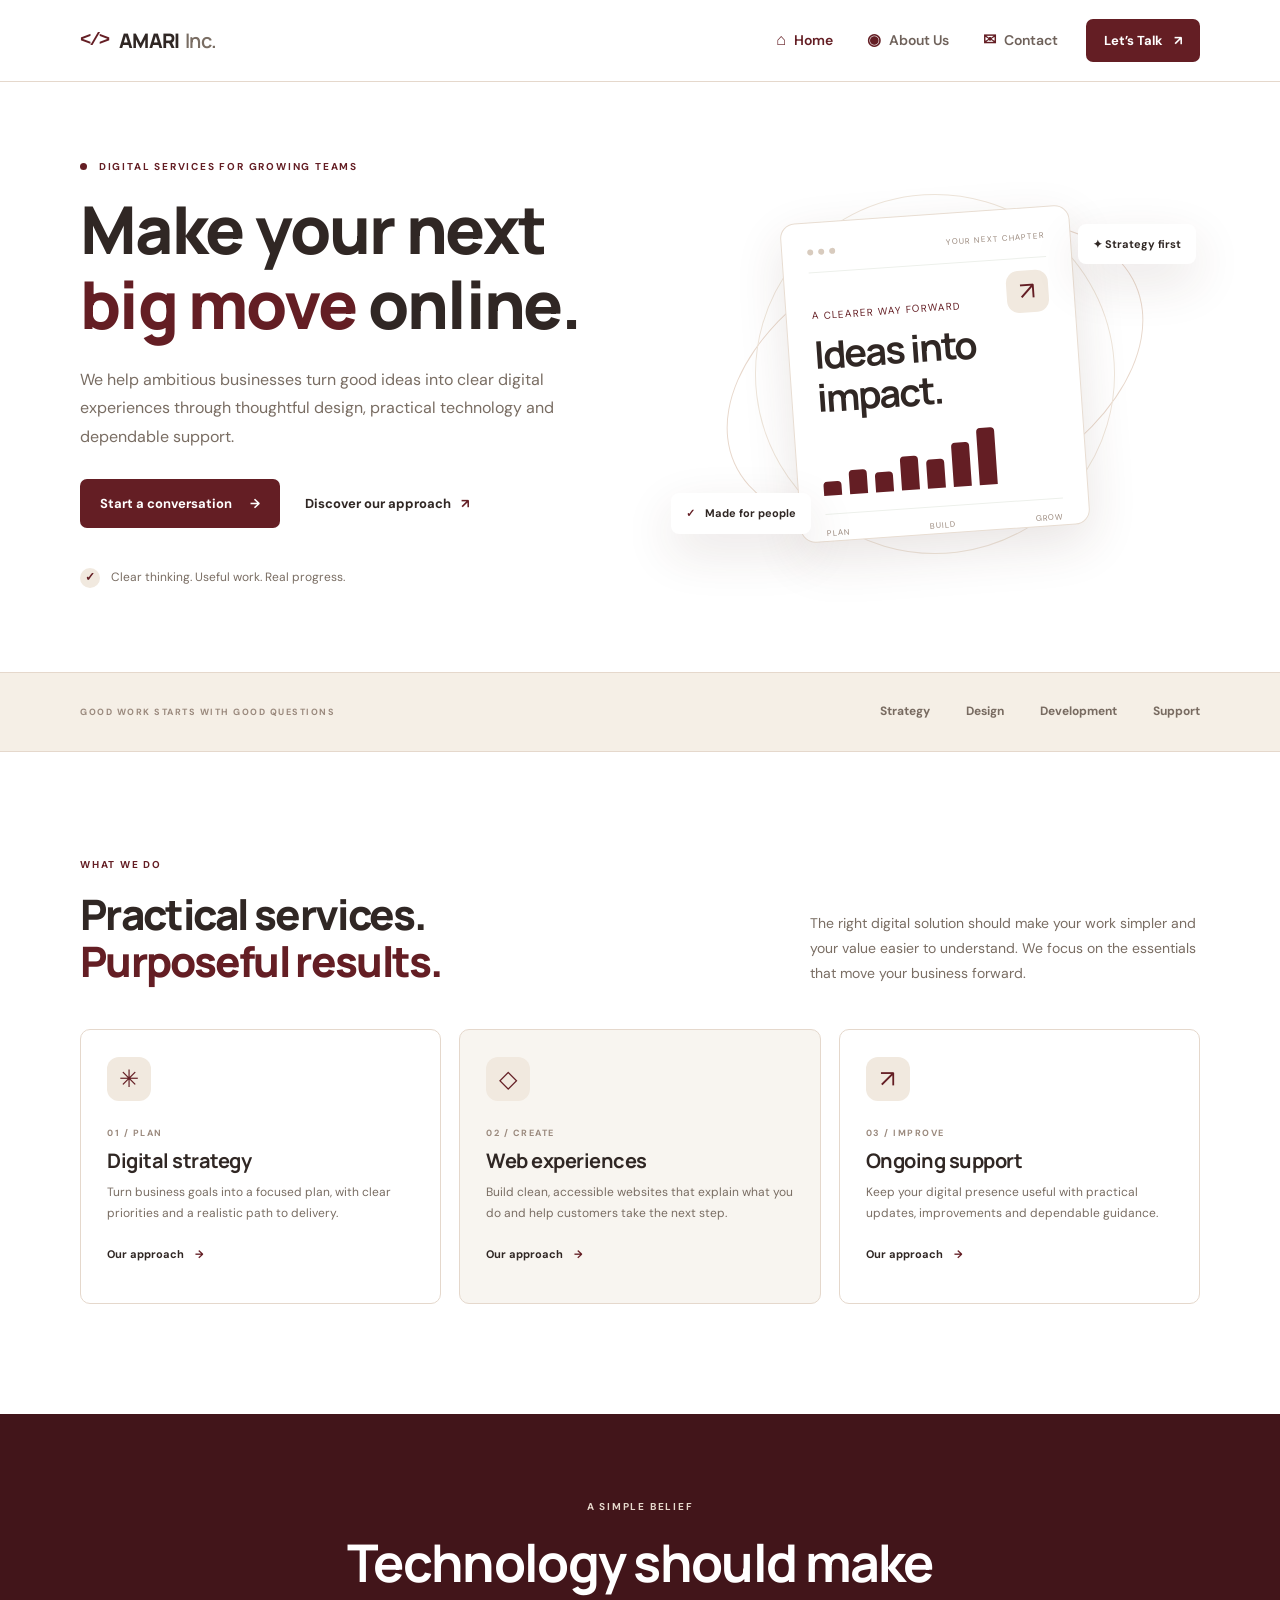
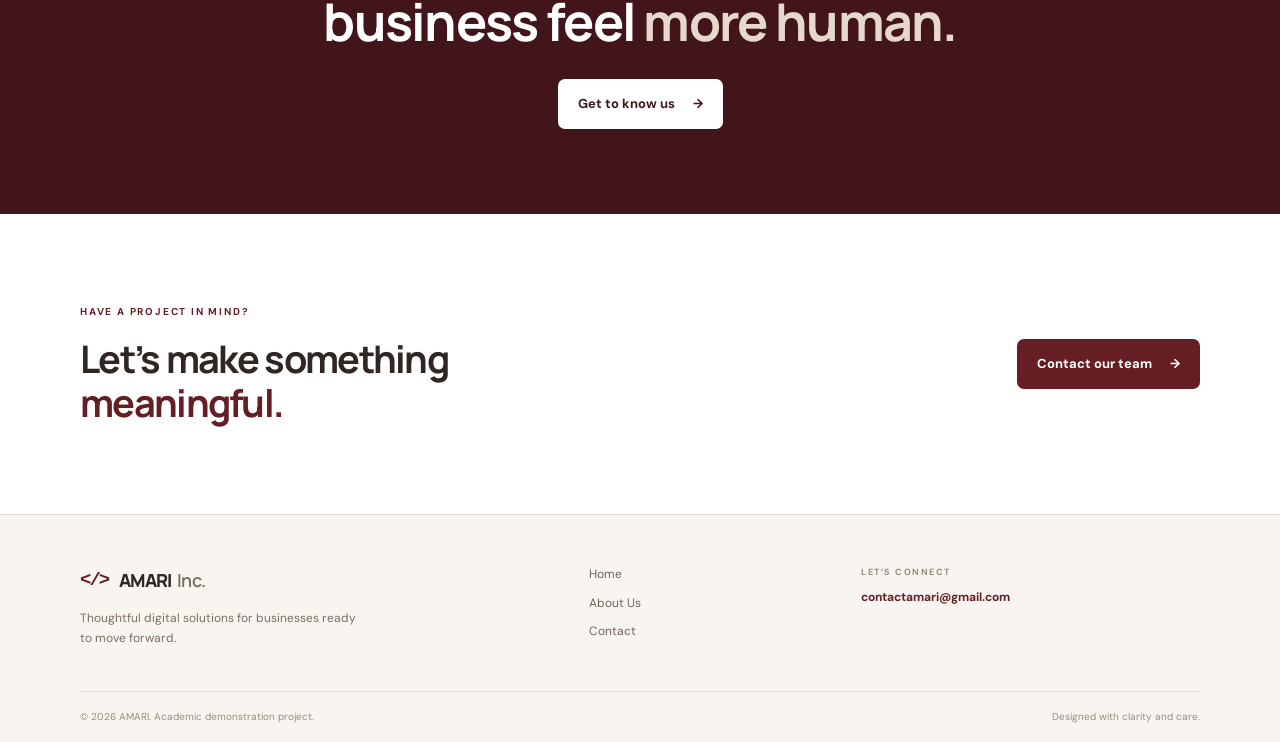
<file: index.html>
<!DOCTYPE html>
<html lang="en">
<head>
  <meta charset="UTF-8">
  <meta name="viewport" content="width=device-width, initial-scale=1.0">
  <meta name="description" content="AMARI helps growing businesses build a clear, effective online presence.">
  <title>AMARI | Home</title>
  <link rel="stylesheet" href="style.css">
  <script src="script.js" defer></script>
</head>
<body>
  <header class="site-header">
    <nav class="navbar container" aria-label="Main navigation">
      <a class="brand" href="index.html"><span class="brand-mark">&lt;/&gt;</span> AMARI<span class="brand-light">Inc.</span></a>
      <button class="menu-toggle" aria-label="Open navigation" aria-expanded="false">☰</button>
      <ul class="nav-links">
        <li><a class="active" href="index.html"><span aria-hidden="true">⌂</span> Home</a></li>
        <li><a href="about.html"><span aria-hidden="true">◉</span> About Us</a></li>
        <li><a href="contact.html"><span aria-hidden="true">✉</span> Contact</a></li>
      </ul>
      <a class="nav-cta" href="contact.html">Let’s Talk <span aria-hidden="true">↗</span></a>
    </nav>
  </header>

  <main>
    <section class="hero container">
      <div class="hero-copy">
        <p class="eyebrow"><span class="eyebrow-dot"></span> DIGITAL SERVICES FOR GROWING TEAMS</p>
        <h1>Make your next<br><span>big move</span> online.</h1>
        <p class="hero-text">We help ambitious businesses turn good ideas into clear digital experiences through thoughtful design, practical technology and dependable support.</p>
        <div class="hero-actions">
          <a class="button button-primary" href="contact.html">Start a conversation <span aria-hidden="true">→</span></a>
          <a class="text-link" href="about.html">Discover our approach <span aria-hidden="true">↗</span></a>
        </div>
        <div class="hero-note"><span class="note-icon">✓</span> Clear thinking. Useful work. Real progress.</div>
      </div>
      <div class="hero-visual" aria-label="Abstract illustration representing digital growth">
        <div class="visual-orbit orbit-one"></div><div class="visual-orbit orbit-two"></div>
        <div class="visual-card card-main">
          <div class="mini-top"><span class="mini-dot"></span><span class="mini-dot"></span><span class="mini-dot"></span><span class="mini-label">YOUR NEXT CHAPTER</span></div>
          <div class="visual-spark">↗</div>
          <p class="visual-kicker">A clearer way forward</p>
          <h2>Ideas into<br>impact.</h2>
          <div class="visual-bars"><i></i><i></i><i></i><i></i><i></i><i></i><i></i></div>
          <div class="visual-bottom"><span>PLAN</span><span>BUILD</span><span>GROW</span></div>
        </div>
        <div class="floating-tag tag-top">✦ Strategy first</div>
        <div class="floating-tag tag-bottom"><span class="tag-check">✓</span> Made for people</div>
        <div class="visual-circle"></div>
      </div>
    </section>

    <section class="trust-strip">
      <div class="container trust-inner"><span>GOOD WORK STARTS WITH GOOD QUESTIONS</span><div><b>Strategy</b><b>Design</b><b>Development</b><b>Support</b></div></div>
    </section>

    <section class="section container">
      <div class="section-heading">
        <div><p class="eyebrow">WHAT WE DO</p><h2>Practical services.<br><span>Purposeful results.</span></h2></div>
        <p class="section-intro">The right digital solution should make your work simpler and your value easier to understand. We focus on the essentials that move your business forward.</p>
      </div>
      <div class="service-grid">
        <article class="service-card"><div class="service-icon icon-peach">✳</div><p class="card-number">01 / PLAN</p><h3>Digital strategy</h3><p>Turn business goals into a focused plan, with clear priorities and a realistic path to delivery.</p><a href="about.html" class="card-link">Our approach <span>→</span></a></article>
        <article class="service-card featured"><div class="service-icon icon-lilac">◇</div><p class="card-number">02 / CREATE</p><h3>Web experiences</h3><p>Build clean, accessible websites that explain what you do and help customers take the next step.</p><a href="about.html" class="card-link">Our approach <span>→</span></a></article>
        <article class="service-card"><div class="service-icon icon-mint">↗</div><p class="card-number">03 / IMPROVE</p><h3>Ongoing support</h3><p>Keep your digital presence useful with practical updates, improvements and dependable guidance.</p><a href="about.html" class="card-link">Our approach <span>→</span></a></article>
      </div>
    </section>

    <section class="statement-section">
      <div class="container statement-inner"><p class="eyebrow">A SIMPLE BELIEF</p><h2>Technology should make<br>business feel <span>more human.</span></h2><a class="button button-light" href="about.html">Get to know us <span>→</span></a></div>
    </section>

    <section class="cta-section container">
      <div><p class="eyebrow">HAVE A PROJECT IN MIND?</p><h2>Let’s make something<br><span>meaningful.</span></h2></div>
      <a class="button button-primary" href="contact.html">Contact our team <span>→</span></a>
    </section>
  </main>

  <footer class="site-footer">
    <div class="container footer-main"><div><a class="brand footer-brand" href="index.html"><span class="brand-mark">&lt;/&gt;</span> AMARI<span class="brand-light">Inc.</span></a><p>Thoughtful digital solutions for businesses ready to move forward.</p></div><div class="footer-links"><a href="index.html">Home</a><a href="about.html">About Us</a><a href="contact.html">Contact</a></div><div class="footer-contact"><span>LET’S CONNECT</span><a href="mailto:contactamari@gmail.com">contactamari@gmail.com</a></div></div>
    <div class="container footer-bottom"><span>© <span id="year"></span> AMARI. Academic demonstration project.</span><span>Designed with clarity and care.</span></div>
  </footer>
</body>
</html>
</file>
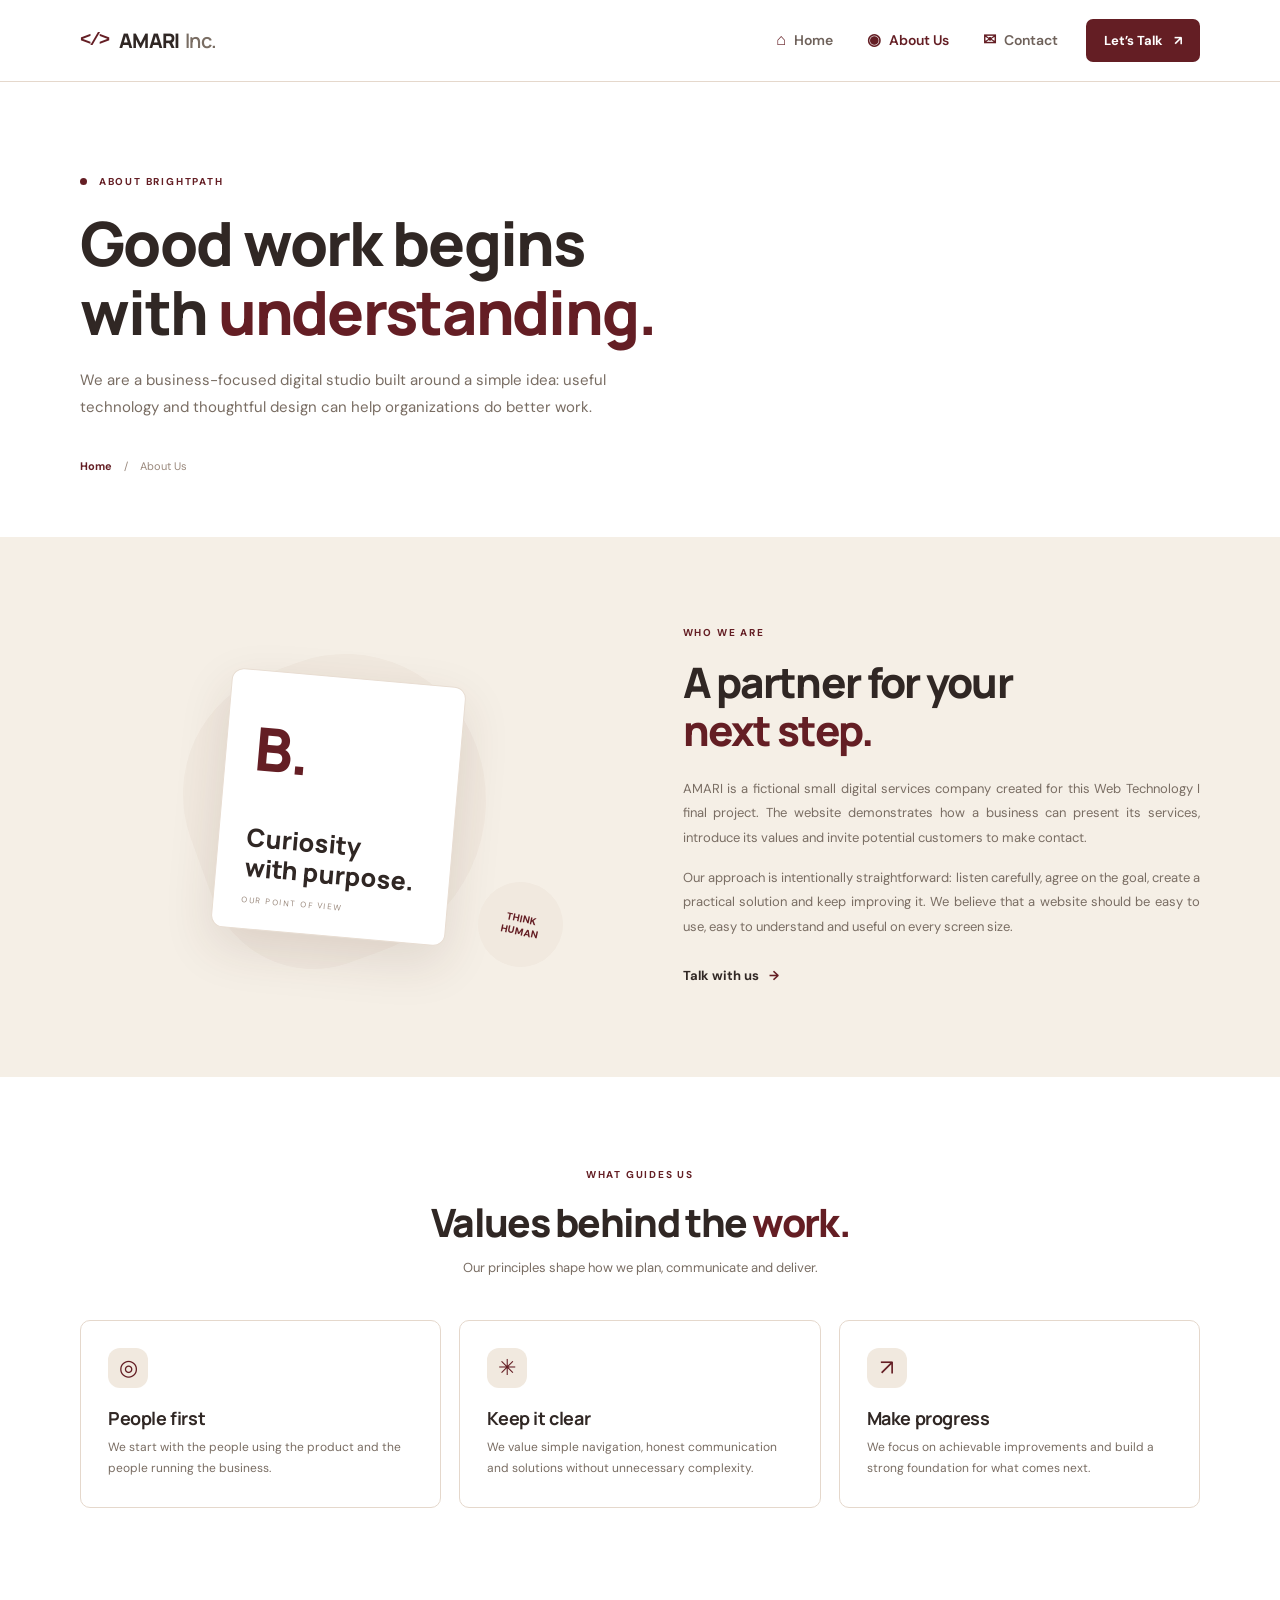
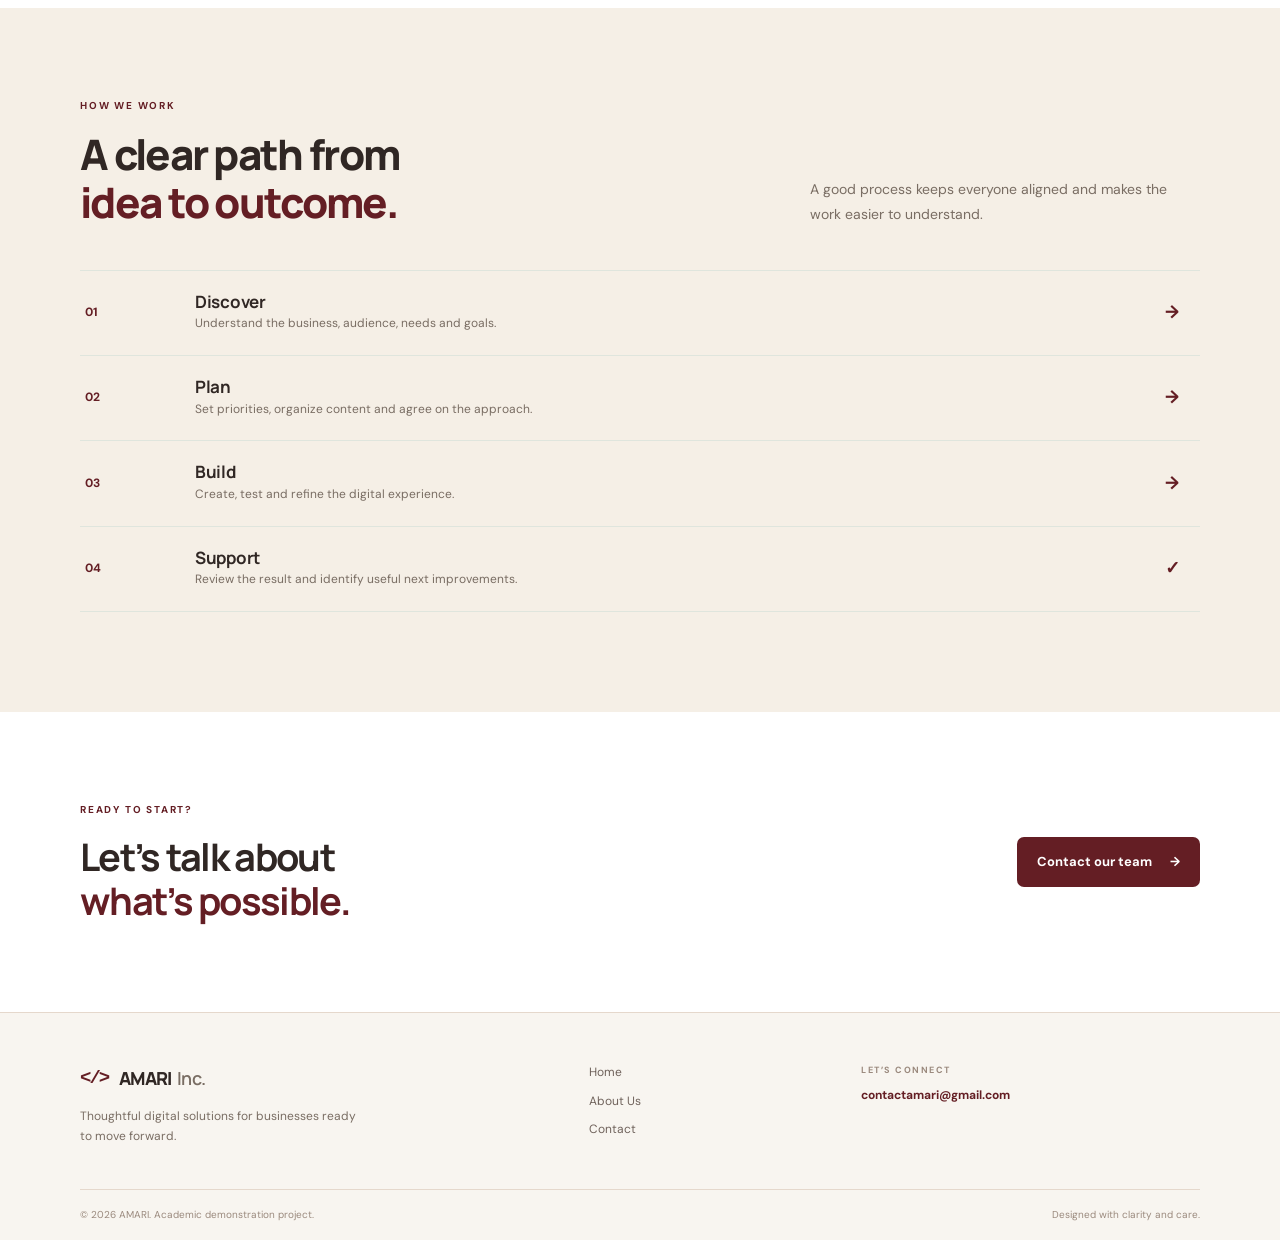
<file: about.html>
<!DOCTYPE html>
<html lang="en">
<head>
  <meta charset="UTF-8">
  <meta name="viewport" content="width=device-width, initial-scale=1.0">
  <meta name="description" content="Learn about AMARI, our values and the way we work.">
  <title>About Us | AMARI</title>
  <link rel="stylesheet" href="style.css">
  <script src="script.js" defer></script>
</head>
<body>
  <header class="site-header">
    <nav class="navbar container" aria-label="Main navigation">
      <a class="brand" href="index.html"><span class="brand-mark">&lt;/&gt;</span> AMARI<span class="brand-light">Inc.</span></a>
      <button class="menu-toggle" aria-label="Open navigation" aria-expanded="false">☰</button>
      <ul class="nav-links">
        <li><a href="index.html"><span aria-hidden="true">⌂</span> Home</a></li>
        <li><a class="active" href="about.html"><span aria-hidden="true">◉</span> About Us</a></li>
        <li><a href="contact.html"><span aria-hidden="true">✉</span> Contact</a></li>
      </ul>
      <a class="nav-cta" href="contact.html">Let’s Talk <span aria-hidden="true">↗</span></a>
    </nav>
  </header>

  <main>
    <section class="page-hero container">
      <p class="eyebrow"><span class="eyebrow-dot"></span> ABOUT BRIGHTPATH</p>
      <h1>Good work begins<br>with <span>understanding.</span></h1>
      <p>We are a business-focused digital studio built around a simple idea: useful technology and thoughtful design can help organizations do better work.</p>
      <div class="breadcrumb"><a href="index.html">Home</a><span>/</span><span>About Us</span></div>
    </section>

    <section class="about-story">
      <div class="container story-grid">
        <div class="story-art"><div class="story-art-shape"></div><div class="story-art-card"><span class="story-symbol">B.</span><p>Curiosity<br>with purpose.</p><small>OUR POINT OF VIEW</small></div><div class="story-stamp">THINK<br>HUMAN</div></div>
        <div class="story-copy"><p class="eyebrow">WHO WE ARE</p><h2>A partner for your<br><span>next step.</span></h2><p>AMARI is a fictional small digital services company created for this Web Technology I final project. The website demonstrates how a business can present its services, introduce its values and invite potential customers to make contact.</p><p>Our approach is intentionally straightforward: listen carefully, agree on the goal, create a practical solution and keep improving it. We believe that a website should be easy to use, easy to understand and useful on every screen size.</p><a class="text-link" href="contact.html">Talk with us <span>→</span></a></div>
      </div>
    </section>

    <section class="values-section section">
      <div class="container"><div class="center-heading"><p class="eyebrow">WHAT GUIDES US</p><h2>Values behind the <span>work.</span></h2><p>Our principles shape how we plan, communicate and deliver.</p></div>
        <div class="values-grid">
          <article class="value-card"><div class="value-icon">◎</div><h3>People first</h3><p>We start with the people using the product and the people running the business.</p></article>
          <article class="value-card"><div class="value-icon">✳</div><h3>Keep it clear</h3><p>We value simple navigation, honest communication and solutions without unnecessary complexity.</p></article>
          <article class="value-card"><div class="value-icon">↗</div><h3>Make progress</h3><p>We focus on achievable improvements and build a strong foundation for what comes next.</p></article>
        </div>
      </div>
    </section>

    <section class="process-section">
      <div class="container"><div class="section-heading"><div><p class="eyebrow">HOW WE WORK</p><h2>A clear path from<br><span>idea to outcome.</span></h2></div><p class="section-intro">A good process keeps everyone aligned and makes the work easier to understand.</p></div>
        <div class="process-list">
          <div class="process-item"><span>01</span><div><h3>Discover</h3><p>Understand the business, audience, needs and goals.</p></div><b>→</b></div>
          <div class="process-item"><span>02</span><div><h3>Plan</h3><p>Set priorities, organize content and agree on the approach.</p></div><b>→</b></div>
          <div class="process-item"><span>03</span><div><h3>Build</h3><p>Create, test and refine the digital experience.</p></div><b>→</b></div>
          <div class="process-item"><span>04</span><div><h3>Support</h3><p>Review the result and identify useful next improvements.</p></div><b>✓</b></div>
        </div>
      </div>
    </section>

    <section class="cta-section container"><div><p class="eyebrow">READY TO START?</p><h2>Let’s talk about<br><span>what’s possible.</span></h2></div><a class="button button-primary" href="contact.html">Contact our team <span>→</span></a></section>
  </main>

  <footer class="site-footer"><div class="container footer-main"><div><a class="brand footer-brand" href="index.html"><span class="brand-mark">&lt;/&gt;</span> AMARI<span class="brand-light">Inc.</span></a><p>Thoughtful digital solutions for businesses ready to move forward.</p></div><div class="footer-links"><a href="index.html">Home</a><a href="about.html">About Us</a><a href="contact.html">Contact</a></div><div class="footer-contact"><span>LET’S CONNECT</span><a href="mailto:contactamari@gmail.com">contactamari@gmail.com</a></div></div><div class="container footer-bottom"><span>© <span id="year"></span> AMARI. Academic demonstration project.</span><span>Designed with clarity and care.</span></div></footer>
</body>
</html>
</file>
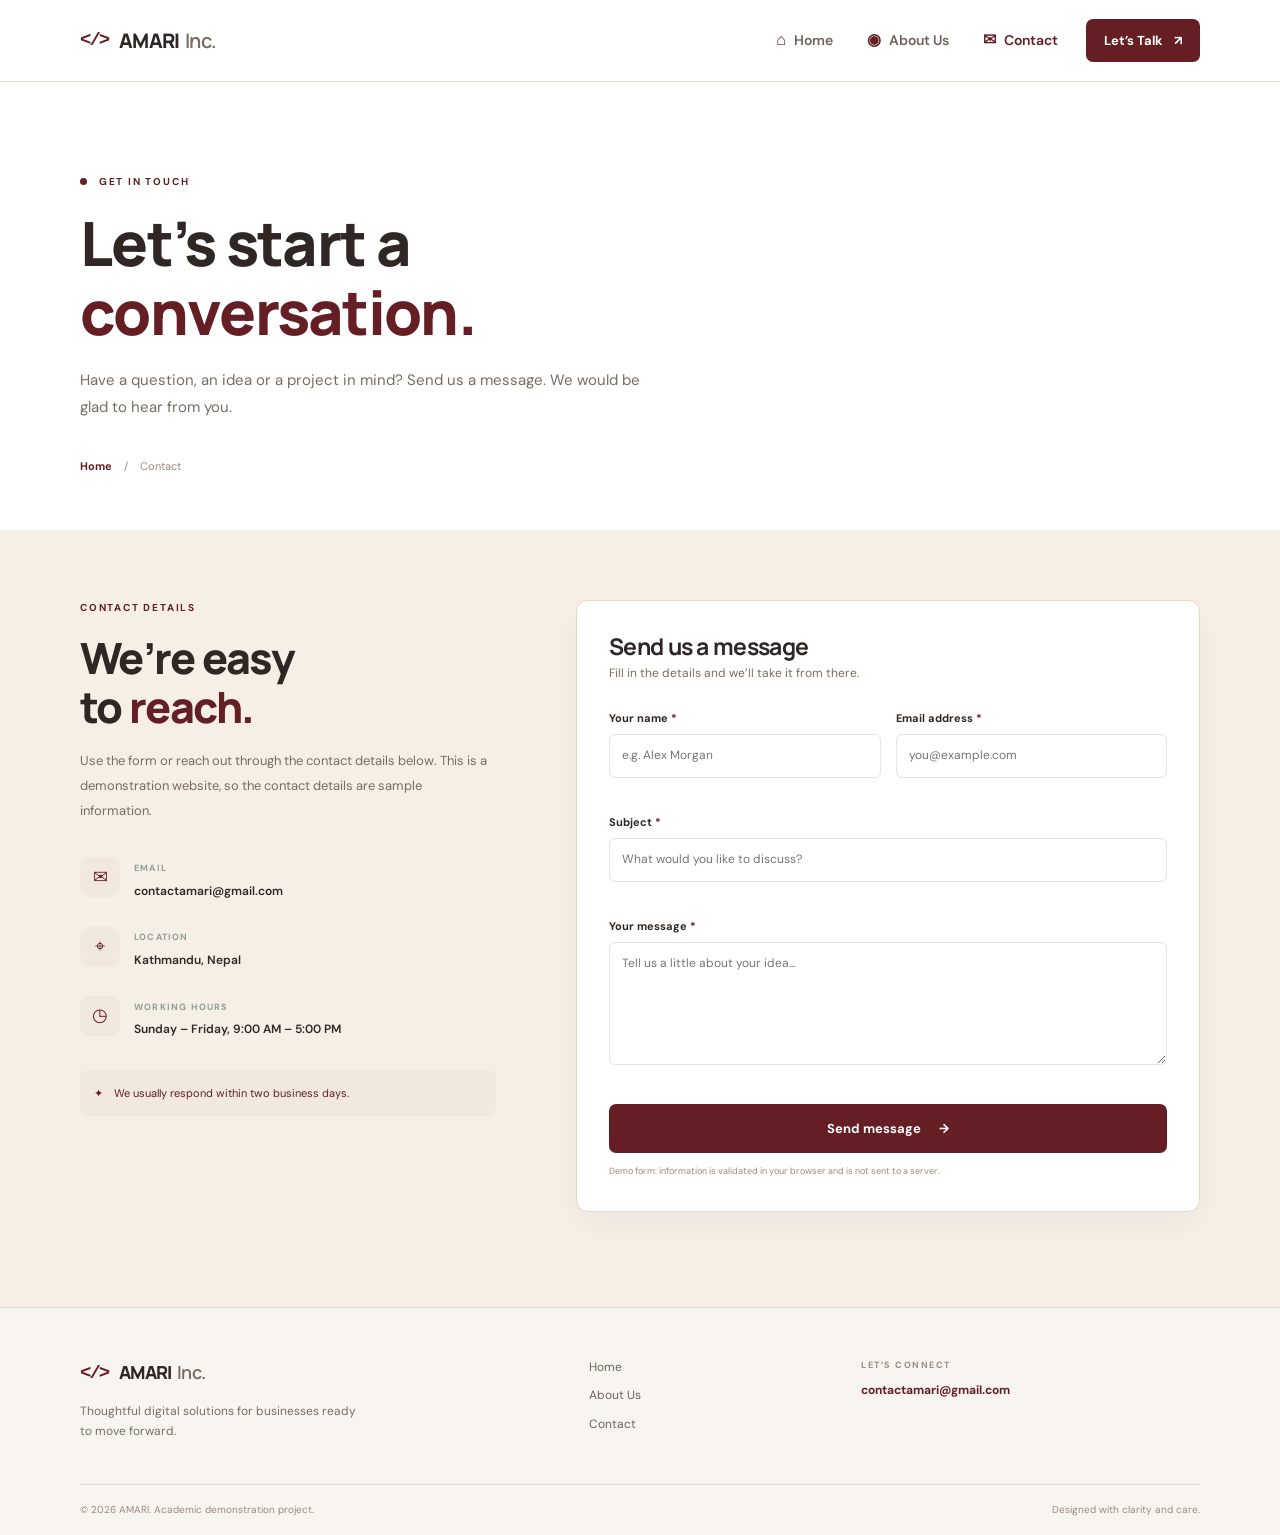
<file: contact.html>
<!DOCTYPE html>
<html lang="en">
<head>
  <meta charset="UTF-8">
  <meta name="viewport" content="width=device-width, initial-scale=1.0">
  <meta name="description" content="Contact AMARI to discuss your business project.">
  <title>Contact | AMARI</title>
  <link rel="stylesheet" href="style.css">
  <script src="script.js" defer></script>
</head>
<body>
  <header class="site-header">
    <nav class="navbar container" aria-label="Main navigation">
      <a class="brand" href="index.html"><span class="brand-mark">&lt;/&gt;</span> AMARI<span class="brand-light">Inc.</span></a>
      <button class="menu-toggle" aria-label="Open navigation" aria-expanded="false">☰</button>
      <ul class="nav-links">
        <li><a href="index.html"><span aria-hidden="true">⌂</span> Home</a></li>
        <li><a href="about.html"><span aria-hidden="true">◉</span> About Us</a></li>
        <li><a class="active" href="contact.html"><span aria-hidden="true">✉</span> Contact</a></li>
      </ul>
      <a class="nav-cta" href="contact.html">Let’s Talk <span aria-hidden="true">↗</span></a>
    </nav>
  </header>

  <main>
    <section class="page-hero container contact-hero">
      <p class="eyebrow"><span class="eyebrow-dot"></span> GET IN TOUCH</p>
      <h1>Let’s start a<br><span>conversation.</span></h1>
      <p>Have a question, an idea or a project in mind? Send us a message. We would be glad to hear from you.</p>
      <div class="breadcrumb"><a href="index.html">Home</a><span>/</span><span>Contact</span></div>
    </section>

    <section class="contact-section">
      <div class="container contact-grid">
        <div class="contact-info">
          <p class="eyebrow">CONTACT DETAILS</p>
          <h2>We’re easy<br>to <span>reach.</span></h2>
          <p class="contact-description">Use the form or reach out through the contact details below. This is a demonstration website, so the contact details are sample information.</p>
          <div class="contact-detail"><span class="detail-icon">✉</span><div><small>EMAIL</small><a href="mailto:contactamari@gmail.com">contactamari@gmail.com</a></div></div>
          <div class="contact-detail"><span class="detail-icon">⌖</span><div><small>LOCATION</small><p>Kathmandu, Nepal</p></div></div>
          <div class="contact-detail"><span class="detail-icon">◷</span><div><small>WORKING HOURS</small><p>Sunday – Friday, 9:00 AM – 5:00 PM</p></div></div>
          <div class="contact-note"><span>✦</span> We usually respond within two business days.</div>
        </div>
        <div class="contact-form-card">
          <h3>Send us a message</h3>
          <p class="form-subtitle">Fill in the details and we’ll take it from there.</p>
          <form id="contactForm" novalidate>
            <div class="form-row">
              <div class="form-group"><label for="name">Your name <span>*</span></label><input type="text" id="name" name="name" placeholder="e.g. Alex Morgan" required><small class="field-error" id="nameError"></small></div>
              <div class="form-group"><label for="email">Email address <span>*</span></label><input type="email" id="email" name="email" placeholder="you@example.com" required><small class="field-error" id="emailError"></small></div>
            </div>
            <div class="form-group"><label for="subject">Subject <span>*</span></label><input type="text" id="subject" name="subject" placeholder="What would you like to discuss?" required><small class="field-error" id="subjectError"></small></div>
            <div class="form-group"><label for="message">Your message <span>*</span></label><textarea id="message" name="message" rows="5" placeholder="Tell us a little about your idea..." required></textarea><small class="field-error" id="messageError"></small></div>
            <button class="button button-primary submit-button" type="submit">Send message <span>→</span></button>
            <p class="form-status" id="formStatus" role="status" aria-live="polite"></p>
            <p class="form-disclaimer">Demo form: information is validated in your browser and is not sent to a server.</p>
          </form>
        </div>
      </div>
    </section>
  </main>

  <footer class="site-footer"><div class="container footer-main"><div><a class="brand footer-brand" href="index.html"><span class="brand-mark">&lt;/&gt;</span> AMARI<span class="brand-light">Inc.</span></a><p>Thoughtful digital solutions for businesses ready to move forward.</p></div><div class="footer-links"><a href="index.html">Home</a><a href="about.html">About Us</a><a href="contact.html">Contact</a></div><div class="footer-contact"><span>LET’S CONNECT</span><a href="mailto:contactamari@gmail.com">contactamari@gmail.com</a></div></div><div class="container footer-bottom"><span>© <span id="year"></span> AMARI. Academic demonstration project.</span><span>Designed with clarity and care.</span></div></footer>
</body>
</html>
</file>
<file: style.css>
@import url('https://fonts.googleapis.com/css2?family=DM+Sans:wght@400;500;600;700&family=Manrope:wght@400;500;600;700;800&display=swap');

:root{--ink:#302724;--muted:#796d63;--green:#641E24;--green-dark:#42151A;--mint:#F1E9DF;--cream:#f5efe6;--line:#e5d8cc;--white:#fff;--peach:#F1E9DF;--lilac:#F1E9DF;--shadow:0 18px 50px rgba(76,42,36,.12)}
*{box-sizing:border-box;margin:0;padding:0}
html{scroll-behavior:smooth}
body{font-family:'DM Sans',sans-serif;color:var(--ink);background:#fff;line-height:1.65}
a{color:inherit;text-decoration:none}
button,input,textarea{font:inherit}
.container{width:min(1120px,calc(100% - 48px));margin:0 auto}
.site-header{height:82px;background:rgba(255,255,255,.94);border-bottom:1px solid var(--line);position:sticky;top:0;z-index:20;backdrop-filter:blur(12px)}
.navbar{height:100%;display:flex;align-items:center;justify-content:space-between;gap:28px}
.brand{display:inline-flex;align-items:center;gap:3px;font-family:Manrope,sans-serif;font-weight:800;font-size:20px;letter-spacing:-.8px;white-space:nowrap}
.brand-mark{display:inline-flex;align-items:center;justify-content:center;color:#641E24;font-family:monospace;font-size:19px;font-weight:800;letter-spacing:-2px;margin-right:8px}
.brand-light{font-weight:600;color:var(--muted);margin-left:3px}
.nav-links{display:flex;align-items:center;gap:34px;list-style:none;margin-left:auto}
.nav-links a{font-size:14px;color:#6f625b;font-weight:600;transition:.2s}
.nav-links a span{color:var(--green);margin-right:5px;font-size:16px}
.nav-links a:hover,.nav-links a.active{color:var(--green)}
.nav-cta{background:var(--green);color:#fff;padding:11px 18px;border-radius:7px;font-size:13px;font-weight:700}
.nav-cta:hover,.button-primary:hover{background:var(--green-dark);transform:translateY(-1px)}
.nav-cta span{margin-left:8px}
.menu-toggle{display:none;border:0;background:transparent;font-size:25px;color:var(--ink);cursor:pointer}
.hero{min-height:590px;display:grid;grid-template-columns:1.02fr .98fr;align-items:center;gap:40px;padding-top:58px;padding-bottom:65px}
.eyebrow{font-size:10px;letter-spacing:1.8px;font-weight:700;color:var(--green);margin-bottom:17px}
.eyebrow-dot{display:inline-block;width:7px;height:7px;background:#641E24;border-radius:50%;margin-right:8px}
h1,h2,h3{font-family:Manrope,sans-serif;letter-spacing:-1.7px;line-height:1.14}
.hero h1,.page-hero h1{font-size:clamp(44px,5.2vw,66px);font-weight:800}
h1 span,h2 span{color:var(--green)}
.hero-text{max-width:500px;color:var(--muted);font-size:16px;margin:23px 0 27px;line-height:1.8}
.hero-actions{display:flex;align-items:center;gap:25px;flex-wrap:wrap}
.button{display:inline-flex;align-items:center;justify-content:center;gap:18px;padding:14px 20px;border-radius:7px;font-weight:700;font-size:13px;transition:.2s;border:0;cursor:pointer}
.button-primary{background:var(--green);color:white}
.text-link{font-weight:700;font-size:13px;color:var(--ink)}
.text-link span{color:var(--green);margin-left:7px}
.hero-note{margin-top:40px;color:var(--muted);font-size:12px}
.note-icon{display:inline-grid;place-items:center;background:var(--mint);color:var(--green);width:20px;height:20px;border-radius:50%;margin-right:8px;font-weight:700}
.hero-visual{height:430px;position:relative;display:grid;place-items:center}
.visual-orbit{position:absolute;border:1px solid #e8d8cc;border-radius:50%;transform:rotate(-24deg)}
.orbit-one{width:440px;height:270px}.orbit-two{width:360px;height:360px;transform:rotate(38deg);border-color:#eee5da}
.visual-circle{position:absolute;width:270px;height:270px;border-radius:50%;background:#eadfd2;z-index:-1}
.visual-card{width:290px;height:320px;background:#fff;border:1px solid #e8ddd2;border-radius:15px;box-shadow:var(--shadow);padding:22px 25px;position:relative;transform:rotate(-4deg)}
.mini-top{display:flex;align-items:center;gap:5px;border-bottom:1px solid #edf0eb;padding-bottom:14px}
.mini-dot{width:6px;height:6px;background:#D8CBBE;border-radius:50%}
.mini-label{font-size:8px;letter-spacing:1px;color:#9a897d;margin-left:auto}
.visual-spark{position:absolute;right:25px;top:62px;background:var(--mint);color:var(--green);width:42px;height:42px;border-radius:12px;display:grid;place-items:center;font-size:25px}
.visual-kicker{font-size:10px;color:var(--green);letter-spacing:1px;text-transform:uppercase;margin-top:35px}
.visual-card h2{font-size:38px;margin-top:8px;letter-spacing:-2px}
.visual-bars{height:57px;display:flex;align-items:end;gap:8px;margin-top:20px}
.visual-bars i{display:block;width:18px;background:#641E24;border-radius:4px 4px 0 0}
.visual-bars i:nth-child(1){height:25%}.visual-bars i:nth-child(2){height:42%}.visual-bars i:nth-child(3){height:35%}.visual-bars i:nth-child(4){height:60%}.visual-bars i:nth-child(5){height:52%}.visual-bars i:nth-child(6){height:78%}.visual-bars i:nth-child(7){height:100%;background:var(--green)}
.visual-bottom{display:flex;justify-content:space-between;border-top:1px solid #edf0eb;margin-top:18px;padding-top:12px;font-size:8px;letter-spacing:1px;color:#9a897d}
.floating-tag{position:absolute;background:white;padding:11px 15px;border-radius:8px;box-shadow:var(--shadow);font-size:11px;font-weight:700;z-index:2}
.tag-top{top:65px;right:4px}.tag-bottom{bottom:55px;left:0}
.tag-check{color:var(--green);margin-right:7px}
.trust-strip{background:var(--cream);border-top:1px solid var(--line);border-bottom:1px solid var(--line)}
.trust-inner{min-height:78px;display:flex;align-items:center;justify-content:space-between;gap:20px}
.trust-inner>span{font-size:9px;letter-spacing:1.5px;color:#9a897d;font-weight:700}
.trust-inner div{display:flex;gap:36px;color:#786b61;font-size:12px}
.section{padding-top:105px;padding-bottom:110px}
.section-heading{display:flex;justify-content:space-between;align-items:end;gap:45px;margin-bottom:43px}
.section-heading h2,.center-heading h2,.story-copy h2,.contact-info h2{font-size:42px;font-weight:800}
.section-intro{max-width:390px;color:var(--muted);font-size:14px;line-height:1.8}
.service-grid{display:grid;grid-template-columns:repeat(3,1fr);gap:18px}
.service-card{border:1px solid var(--line);border-radius:10px;padding:27px 26px 25px;min-height:275px;transition:.25s;background:#fff}
.service-card:hover,.value-card:hover{transform:translateY(-4px);box-shadow:var(--shadow)}
.service-card.featured{background:#F8F5F0}
.service-icon{width:44px;height:44px;border-radius:12px;display:grid;place-items:center;font-size:24px;margin-bottom:25px}
.icon-peach{background:var(--peach);color:#641E24}.icon-lilac{background:var(--lilac);color:#641E24}.icon-mint{background:var(--mint);color:var(--green)}
.card-number{font-size:9px;letter-spacing:1.5px;color:#9a897d;font-weight:700}
.service-card h3{font-size:20px;letter-spacing:-.5px;margin:9px 0}
.service-card>p:not(.card-number){font-size:12px;color:var(--muted);line-height:1.8}
.card-link{display:inline-block;font-size:11px;font-weight:700;margin-top:20px}.card-link span{color:var(--green);margin-left:8px}
.statement-section{background:var(--green-dark);color:#fff;padding:85px 0}
.statement-inner{text-align:center}
.statement-inner .eyebrow{color:#E6D8CC}
.statement-inner h2{font-size:clamp(34px,4.5vw,52px);margin-bottom:28px}
.statement-inner h2 span{color:#E6D8CC}
.button-light{background:#fff;color:var(--green-dark)}
.cta-section{padding-top:90px;padding-bottom:90px;display:flex;align-items:center;justify-content:space-between;gap:25px}
.cta-section h2{font-size:38px}
.site-footer{background:#F8F5F0;border-top:1px solid var(--line)}
.footer-main{padding-top:50px;padding-bottom:42px;display:grid;grid-template-columns:1.4fr .7fr 1fr;gap:35px}
.footer-brand{font-size:18px}
.footer-main>div:first-child p{max-width:290px;color:var(--muted);font-size:12px;margin-top:13px}
.footer-links{display:flex;flex-direction:column;gap:9px;font-size:12px;color:#6f625b}
.footer-contact{display:flex;flex-direction:column;gap:8px}
.footer-contact span{font-size:9px;letter-spacing:1.5px;color:#9a897d;font-weight:700}
.footer-contact a{font-size:12px;font-weight:700;color:var(--green)}
.footer-bottom{border-top:1px solid #e5d8cc;padding:17px 0;display:flex;justify-content:space-between;color:#9a897d;font-size:10px}
.page-hero{padding-top:92px;padding-bottom:62px}
.page-hero h1{font-size:clamp(43px,5vw,61px)}
.page-hero>p:not(.eyebrow){max-width:560px;color:var(--muted);font-size:15px;line-height:1.8;margin-top:20px}
.breadcrumb{display:flex;gap:12px;margin-top:36px;font-size:11px;color:#9a897d}
.breadcrumb a{color:var(--green);font-weight:700}
.about-story{background:var(--cream);padding:75px 0}
.story-grid{display:grid;grid-template-columns:1fr 1fr;gap:85px;align-items:center}
.story-art{height:390px;position:relative;display:grid;place-items:center}
.story-art-shape{position:absolute;width:300px;height:300px;background:#F1E9DF;border-radius:48% 52% 60% 40%;transform:rotate(-20deg)}
.story-art-card{width:235px;height:260px;background:#fff;border:1px solid #e8ddd2;border-radius:12px;box-shadow:var(--shadow);position:relative;padding:28px;transform:rotate(5deg)}
.story-symbol{font-family:Manrope;font-size:60px;font-weight:800;color:var(--green)}
.story-art-card p{font-family:Manrope;font-size:25px;font-weight:800;line-height:1.2;margin-top:25px}
.story-art-card small{position:absolute;bottom:22px;font-size:8px;letter-spacing:1.5px;color:#9A897D}
.story-stamp{position:absolute;right:35px;bottom:35px;width:85px;height:85px;background:#F1E9DF;border-radius:50%;display:grid;place-items:center;text-align:center;font-size:10px;line-height:1.3;font-weight:800;color:#641E24;transform:rotate(12deg)}
.story-copy h2{margin-bottom:22px}
.story-copy>p:not(.eyebrow){font-size:13px;color:var(--muted);line-height:1.9;margin-bottom:15px;text-align:justify}
.story-copy .text-link{display:inline-block;margin-top:10px}
.values-section{padding-top:90px;padding-bottom:100px}
.center-heading{text-align:center;margin-bottom:42px}
.center-heading h2{font-size:39px}
.center-heading>p:last-child{color:var(--muted);font-size:13px;margin-top:12px}
.values-grid{display:grid;grid-template-columns:repeat(3,1fr);gap:18px}
.value-card{border:1px solid var(--line);padding:27px;border-radius:10px;transition:.25s}
.value-icon{width:40px;height:40px;border-radius:12px;background:var(--mint);color:var(--green);display:grid;place-items:center;font-size:22px;margin-bottom:20px}
.value-card h3{font-size:18px;letter-spacing:-.4px;margin-bottom:8px}
.value-card p{font-size:12px;color:var(--muted);line-height:1.8}
.process-section{background:var(--cream);padding:90px 0 100px}
.process-list{border-top:1px solid #dfe5dd}
.process-item{display:grid;grid-template-columns:90px 1fr 30px;align-items:center;padding:21px 5px;border-bottom:1px solid #dfe5dd;gap:20px}
.process-item>span{font-size:12px;color:var(--green);font-weight:700}
.process-item h3{font-size:17px;letter-spacing:-.3px}
.process-item p{font-size:12px;color:var(--muted);margin-top:3px}
.process-item>b{color:var(--green);font-size:18px}
.contact-hero{padding-bottom:55px}
.contact-section{background:var(--cream);padding:70px 0 95px}
.contact-grid{display:grid;grid-template-columns:.8fr 1.2fr;gap:80px;align-items:start}
.contact-info h2{font-size:43px;margin-bottom:18px}
.contact-description{font-size:13px;color:var(--muted);line-height:1.9;margin-bottom:30px}
.contact-detail{display:flex;gap:14px;align-items:center;margin:21px 0}
.detail-icon{width:40px;height:40px;border-radius:10px;background:#F1E9DF;display:grid;place-items:center;color:var(--green);font-size:18px}
.contact-detail small{font-size:9px;letter-spacing:1.2px;color:#929d94;font-weight:700}
.contact-detail a,.contact-detail p{display:block;font-size:12px;font-weight:600;color:var(--ink);margin-top:2px}
.contact-note{background:#F1E9DF;border-radius:8px;padding:14px;font-size:11px;color:#641E24;margin-top:30px}
.contact-note span{margin-right:8px}
.contact-form-card{background:#fff;border:1px solid var(--line);border-radius:12px;padding:32px;box-shadow:0 12px 35px rgba(31,53,41,.04)}
.contact-form-card h3{font-size:23px;letter-spacing:-.7px}
.form-subtitle{font-size:12px;color:var(--muted);margin-top:5px;margin-bottom:25px}
.form-row{display:grid;grid-template-columns:1fr 1fr;gap:15px}
.form-group{display:flex;flex-direction:column;margin-bottom:17px}
.form-group label{font-size:11px;font-weight:700;margin-bottom:7px}
.form-group label span{color:#641E24}
.form-group input,.form-group textarea{width:100%;border:1px solid #dfe5df;border-radius:6px;padding:11px 12px;font-size:12px;outline:none;background:#fff;transition:.2s}
.form-group input:focus,.form-group textarea:focus{border-color:#641E24;box-shadow:0 0 0 3px #F1E9DF}
.form-group textarea{resize:vertical}
.form-group input.invalid,.form-group textarea.invalid{border-color:#641E24}
.field-error{min-height:15px;color:#641E24;font-size:10px;margin-top:3px}
.submit-button{width:100%;margin-top:4px}
.form-status{font-size:12px;margin-top:12px;font-weight:600}
.form-status.success{color:var(--green)}
.form-status.error{color:#641E24}
.form-disclaimer{font-size:9px;color:#9a897d;margin-top:12px;line-height:1.5}
@media(max-width:800px){.nav-links{gap:17px}.nav-cta{display:none}.hero{gap:10px}.hero-visual{transform:scale(.9)}.story-grid{gap:35px}.contact-grid{gap:35px}.trust-inner div{gap:17px}}
@media(max-width:650px){.container{width:min(100% - 34px,520px)}.site-header{height:70px}.menu-toggle{display:block;margin-left:auto}.nav-links{display:none;position:absolute;top:69px;left:0;right:0;background:#fff;padding:18px 25px 22px;border-bottom:1px solid var(--line);flex-direction:column;align-items:flex-start;gap:16px}.nav-links.open{display:flex}.hero{grid-template-columns:1fr;padding-top:65px;padding-bottom:45px}.hero h1{font-size:49px}.hero-visual{height:350px;transform:scale(.88);margin-top:5px}.trust-inner{padding:18px 0;align-items:flex-start;flex-direction:column}.trust-inner div{flex-wrap:wrap;gap:12px 22px}.section{padding:75px 0}.section-heading{align-items:flex-start;flex-direction:column;gap:17px}.section-heading h2,.story-copy h2,.contact-info h2{font-size:35px}.service-grid,.values-grid{grid-template-columns:1fr}.service-card{min-height:0}.statement-section{padding:70px 0}.statement-inner h2{font-size:35px}.cta-section{padding:65px 0;align-items:flex-start;flex-direction:column}.cta-section h2{font-size:34px}.footer-main{grid-template-columns:1fr 1fr;gap:28px}.footer-main>div:first-child{grid-column:1/-1}.footer-bottom{gap:10px;flex-direction:column}.page-hero{padding-top:65px;padding-bottom:45px}.page-hero h1{font-size:46px}.about-story{padding:55px 0}.story-grid{grid-template-columns:1fr;gap:25px}.story-art{height:320px}.story-art-shape{width:250px;height:250px}.story-art-card{width:205px;height:235px}.story-stamp{right:20px;bottom:20px}.values-section,.process-section{padding:70px 0}.contact-section{padding:55px 0 70px}.contact-grid{grid-template-columns:1fr;gap:35px}.contact-form-card{padding:23px}.form-row{grid-template-columns:1fr;gap:0}.process-item{grid-template-columns:40px 1fr 20px;gap:12px}}
@media(prefers-reduced-motion:reduce){html{scroll-behavior:auto}*,*::before,*::after{transition:none!important}}
</file>
